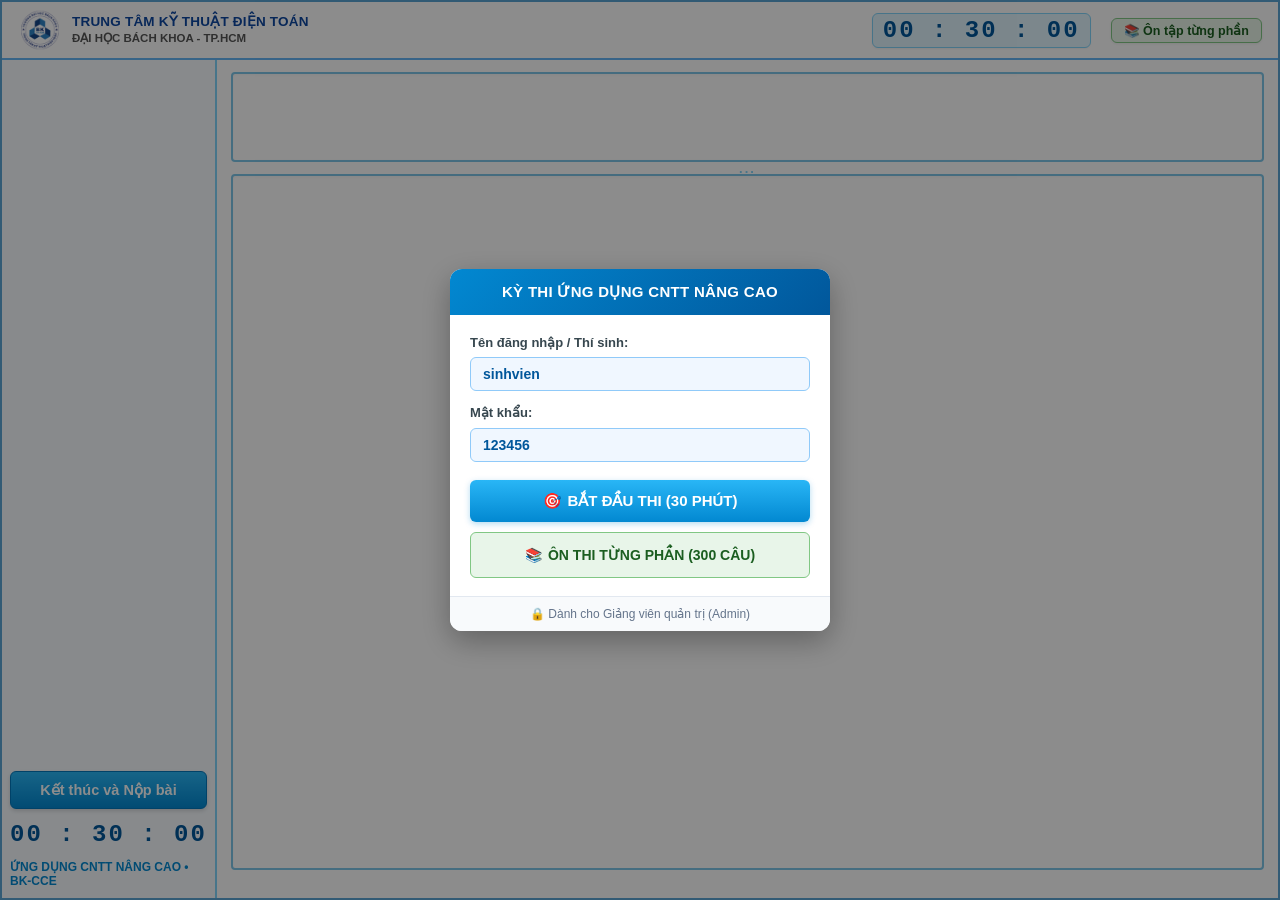
<file: index.html>
<!DOCTYPE html>
<html lang="vi">
<head>
  <meta charset="UTF-8">
  <meta name="viewport" content="width=device-width, initial-scale=1.0">
  <title>Thi Trắc Nghiệm CNTT Nâng Cao - TT Kỹ Thuật Điện Toán Bách Khoa</title>
  <link rel="icon" type="image/png" href="assets/logo-bk.png">
  <link rel="stylesheet" href="css/style.css">
</head>
<body>

  <!-- Container toàn bộ ứng dụng -->
  <div id="app-container">
    
    <!-- HEADER TRÊN CÙNG: LOGO BÁCH KHOA, THỜI GIAN, ĐẶT CỜ, ÔN TẬP -->
    <header class="header-container compact-header">
      <div class="header-left">
        <img src="assets/logo-bk.png" alt="Logo Bách Khoa" class="logo-bk">
        <div class="header-school-info">
          <div class="center-title">TRUNG TÂM KỸ THUẬT ĐIỆN TOÁN</div>
          <div class="school-title">ĐẠI HỌC BÁCH KHOA - TP.HCM</div>
        </div>
      </div>

      <div class="header-right">
        <!-- 1. Thời gian đếm ngược -->
        <div id="header-timer" class="timer-display header-timer-badge" title="Thời gian làm bài còn lại">00 : 30 : 00</div>
        
        <!-- 2. Cụm Câu hỏi & Nút Đặt cờ -->
        <div id="header-controls-container" class="header-flag-box">
          <!-- Render động bằng JS: [Câu X] [🚩 Đặt cờ] -->
        </div>

        <!-- 3. Nút Chuyển sang Ôn Tập -->
        <a href="practice.html" class="btn-goto-practice" title="Vào chế độ Ôn tập 300 câu hỏi">📚 Ôn tập từng phần</a>
      </div>
    </header>

    <!-- WORKSPACE CHÍNH -->
    <main class="main-workspace">
      
      <!-- CỘT TRÁI: 30 CÂU HỎI & ĐỒNG HỒ ĐẾM NGƯỢC -->
      <aside class="left-sidebar">
        <div class="mobile-sidebar-heading">📋 Bảng 30 câu hỏi (Chạm để chọn câu):</div>
        <!-- Lưới 30 câu hỏi: 5 cột x 6 hàng -->
        <div id="questions-grid" class="questions-grid">
          <!-- 30 ô câu hỏi sẽ được sinh động bằng JS -->
        </div>

        <!-- Cụm nút nộp bài, đồng hồ đếm ngược và phiên bản -->
        <div class="left-sidebar-footer">
          <button id="btn-submit-exam" class="btn-submit-exam">Kết thúc và Nộp bài</button>
          <button id="btn-exit-app" class="btn-exit-app" style="display: none;">Thoát chương trình</button>
          <div id="timer-text" class="timer-display">00 : 30 : 00</div>
          <div class="app-version">ỨNG DỤNG CNTT NÂNG CAO • BK-CCE</div>
        </div>
      </aside>

      <!-- CỘT PHẢI: KHU VỰC CÂU HỎI VÀ ĐÁP ÁN -->
      <section class="right-workspace">
        <!-- Khung hiển thị câu hỏi (Trên) -->
        <div id="question-box" class="question-box">
          <!-- Nội dung câu hỏi và hình ảnh minh họa -->
        </div>

        <!-- Thanh phân cách 3 chấm nhỏ -->
        <div class="section-divider-dots">...</div>

        <!-- Khung hiển thị các đáp án (Dưới) -->
        <div id="options-box" class="options-box">
          <!-- 4 lựa chọn A, B, C, D -->
        </div>

        <!-- Thanh điều hướng câu trước / câu tiếp theo -->
        <div id="bottom-nav-bar" class="bottom-nav-bar">
          <!-- Render động bằng JS -->
        </div>
      </section>

    </main>

  </div>

  <!-- Nạp dữ liệu 300 câu hỏi CNTT Nâng Cao chính thức từ 6 Google Forms -->
  <script src="js/questions.js"></script>
  <!-- Nạp mã nguồn logic chính dành cho sinh viên làm bài -->
  <script src="js/app.js"></script>
</body>
</html>
</file>
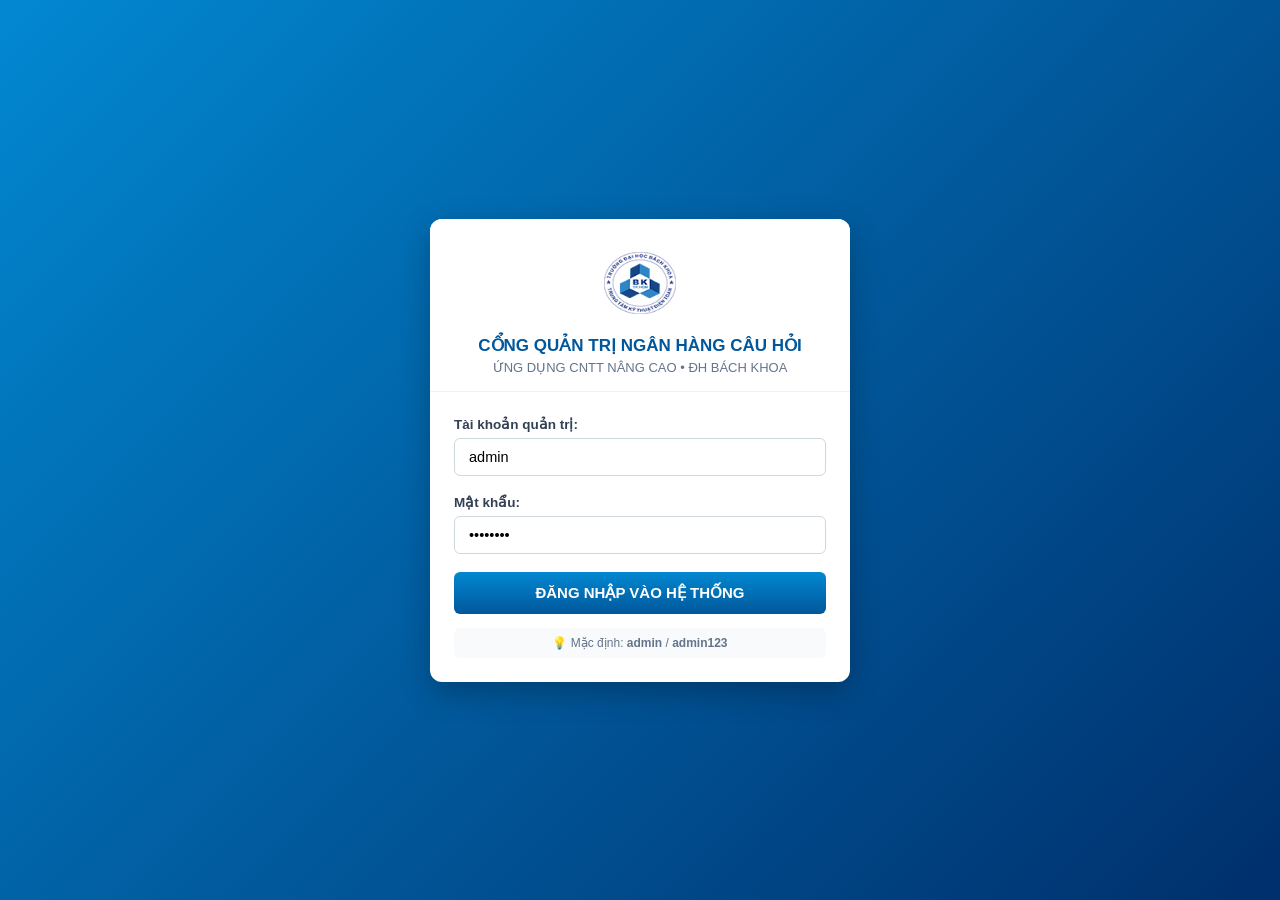
<file: admin.html>
<!DOCTYPE html>
<html lang="vi">
<head>
  <meta charset="UTF-8">
  <meta name="viewport" content="width=device-width, initial-scale=1.0">
  <title>Quản Trị Ngân Hàng Câu Hỏi CNTT Nâng Cao - TT Kỹ Thuật Điện Toán Bách Khoa</title>
  <link rel="icon" type="image/png" href="assets/logo-bk.png">
  <style>
    :root {
      --primary: #0288d1;
      --primary-dark: #01579b;
      --success: #2e7d32;
      --danger: #d32f2f;
      --warning: #ed6c02;
      --bg: #f4f6f9;
      --card-bg: #ffffff;
      --text: #212529;
      --border: #cfd8dc;
    }
    * { box-sizing: border-box; margin: 0; padding: 0; }
    body {
      font-family: -apple-system, BlinkMacSystemFont, "Segoe UI", Roboto, Arial, sans-serif;
      background-color: var(--bg);
      color: var(--text);
      min-height: 100vh;
      display: flex;
      flex-direction: column;
    }

    /* ================= LOGIN VIEW ================= */
    #login-view {
      display: flex;
      align-items: center;
      justify-content: center;
      min-height: 100vh;
      padding: 20px;
      background: linear-gradient(135deg, #0288d1 0%, #002f6c 100%);
    }
    .login-card {
      background: #ffffff;
      width: 100%;
      max-width: 420px;
      border-radius: 12px;
      box-shadow: 0 10px 30px rgba(0,0,0,0.25);
      overflow: hidden;
    }
    .login-header {
      background: #ffffff;
      padding: 28px 24px 16px 24px;
      text-align: center;
      border-bottom: 1px solid #edf2f7;
    }
    .login-logo {
      width: 72px;
      height: 72px;
      margin-bottom: 12px;
    }
    .login-title {
      font-size: 17px;
      font-weight: 800;
      color: var(--primary-dark);
      text-transform: uppercase;
    }
    .login-subtitle {
      font-size: 13px;
      color: #64748b;
      margin-top: 4px;
    }
    .login-body {
      padding: 24px;
    }
    .form-group {
      margin-bottom: 18px;
    }
    .form-label {
      display: block;
      font-size: 13.5px;
      font-weight: 600;
      color: #334155;
      margin-bottom: 6px;
    }
    .form-input {
      width: 100%;
      padding: 10px 14px;
      border: 1px solid var(--border);
      border-radius: 6px;
      font-size: 14.5px;
      outline: none;
      transition: border-color 0.2s;
    }
    .form-input:focus {
      border-color: var(--primary);
      box-shadow: 0 0 0 3px rgba(2, 136, 209, 0.15);
    }
    .btn-login {
      width: 100%;
      padding: 12px;
      background: linear-gradient(180deg, #0288d1, #01579b);
      color: #ffffff;
      border: none;
      border-radius: 6px;
      font-size: 15px;
      font-weight: 700;
      cursor: pointer;
      transition: opacity 0.2s;
    }
    .btn-login:hover {
      opacity: 0.92;
    }
    .login-tip {
      font-size: 12px;
      color: #64748b;
      margin-top: 14px;
      text-align: center;
      background: #f8fafc;
      padding: 8px;
      border-radius: 6px;
    }

    /* ================= ADMIN DASHBOARD ================= */
    #admin-dashboard {
      display: none;
      flex-direction: column;
      min-height: 100vh;
    }
    .admin-navbar {
      background: #ffffff;
      border-bottom: 2px solid #0288d1;
      padding: 10px 24px;
      display: flex;
      justify-content: space-between;
      align-items: center;
      box-shadow: 0 2px 4px rgba(0,0,0,0.05);
    }
    .admin-nav-left {
      display: flex;
      align-items: center;
      gap: 12px;
    }
    .nav-logo {
      width: 40px;
      height: 40px;
    }
    .nav-brand-title {
      font-weight: 800;
      color: var(--primary-dark);
      font-size: 15px;
    }
    .nav-brand-sub {
      font-size: 12px;
      color: #64748b;
    }
    .admin-nav-right {
      display: flex;
      align-items: center;
      gap: 12px;
    }
    .btn-nav-action {
      padding: 8px 14px;
      font-size: 13.5px;
      font-weight: 600;
      border-radius: 6px;
      cursor: pointer;
      border: 1px solid transparent;
      text-decoration: none;
      display: inline-flex;
      align-items: center;
      gap: 6px;
    }
    .btn-portal {
      background: #e0f2fe;
      color: var(--primary-dark);
      border-color: #bae6fd;
    }
    .btn-logout {
      background: #fee2e2;
      color: #991b1b;
      border-color: #fecaca;
    }

    .admin-container {
      max-width: 1300px;
      margin: 20px auto;
      padding: 0 20px;
      flex: 1;
      width: 100%;
    }

    .stats-row {
      display: grid;
      grid-template-columns: repeat(auto-fit, minmax(220px, 1fr));
      gap: 16px;
      margin-bottom: 20px;
    }
    .stat-card {
      background: #ffffff;
      padding: 16px;
      border-radius: 8px;
      border: 1px solid var(--border);
      box-shadow: 0 1px 3px rgba(0,0,0,0.04);
    }
    .stat-title {
      font-size: 13px;
      color: #64748b;
      font-weight: 600;
    }
    .stat-value {
      font-size: 26px;
      font-weight: 800;
      color: var(--primary-dark);
      margin-top: 4px;
    }

    .toolbar-card {
      background: #ffffff;
      border-radius: 8px;
      padding: 16px 20px;
      margin-bottom: 20px;
      border: 1px solid var(--border);
      display: flex;
      justify-content: space-between;
      align-items: center;
      flex-wrap: wrap;
      gap: 16px;
    }
    .toolbar-left {
      display: flex;
      align-items: center;
      gap: 12px;
      flex-wrap: wrap;
      flex: 1;
    }
    .search-box {
      min-width: 260px;
      padding: 8px 12px;
      border: 1px solid var(--border);
      border-radius: 6px;
      font-size: 14px;
      outline: none;
    }
    .filter-select {
      padding: 8px 12px;
      border: 1px solid var(--border);
      border-radius: 6px;
      font-size: 14px;
      outline: none;
      background: #ffffff;
    }
    .toolbar-right {
      display: flex;
      gap: 10px;
      flex-wrap: wrap;
    }

    .btn-tool {
      padding: 8px 14px;
      font-size: 13.5px;
      font-weight: 600;
      border-radius: 6px;
      border: none;
      cursor: pointer;
      display: inline-flex;
      align-items: center;
      gap: 6px;
    }
    .btn-tool-add { background: var(--primary); color: #ffffff; }
    .btn-tool-export { background: #059669; color: #ffffff; }
    .btn-tool-import { background: #475569; color: #ffffff; }
    .btn-tool-reset { background: #e11d48; color: #ffffff; }

    /* Bảng danh sách câu hỏi */
    .table-card {
      background: #ffffff;
      border-radius: 8px;
      border: 1px solid var(--border);
      overflow: hidden;
      box-shadow: 0 1px 3px rgba(0,0,0,0.04);
    }
    .questions-table {
      width: 100%;
      border-collapse: collapse;
      font-size: 14px;
    }
    .questions-table th {
      background: #f8fafc;
      color: #334155;
      font-weight: 700;
      text-align: left;
      padding: 12px 14px;
      border-bottom: 2px solid #e2e8f0;
    }
    .questions-table td {
      padding: 12px 14px;
      border-bottom: 1px solid #f1f5f9;
      vertical-align: top;
    }
    .questions-table tr:hover {
      background: #f8fafc;
    }
    .q-badge {
      display: inline-block;
      padding: 3px 8px;
      border-radius: 4px;
      font-size: 12px;
      font-weight: 600;
      background: #e0f2fe;
      color: #0369a1;
      white-space: nowrap;
    }
    .img-indicator {
      display: inline-block;
      color: #059669;
      font-size: 12px;
      margin-left: 6px;
      font-weight: bold;
    }
    .opt-list {
      margin-top: 6px;
      font-size: 13px;
      color: #475569;
    }
    .opt-list div {
      margin-bottom: 2px;
    }
    .opt-correct {
      color: #15803d;
      font-weight: 700;
    }
    .btn-action-edit {
      padding: 4px 10px;
      background: #0288d1;
      color: #ffffff;
      border: none;
      border-radius: 4px;
      cursor: pointer;
      font-size: 12.5px;
      margin-right: 4px;
    }
    .btn-action-del {
      padding: 4px 10px;
      background: #ef4444;
      color: #ffffff;
      border: none;
      border-radius: 4px;
      cursor: pointer;
      font-size: 12.5px;
    }

    /* Modal Form Edit / Add */
    .modal-overlay {
      position: fixed;
      top: 0; left: 0; right: 0; bottom: 0;
      background: rgba(0, 0, 0, 0.5);
      display: flex;
      align-items: center;
      justify-content: center;
      z-index: 1000;
      padding: 20px;
    }
    .modal-content-card {
      background: #ffffff;
      width: 100%;
      max-width: 680px;
      max-height: 90vh;
      overflow-y: auto;
      border-radius: 10px;
      box-shadow: 0 10px 25px rgba(0,0,0,0.2);
    }
    .modal-header {
      padding: 16px 20px;
      border-bottom: 1px solid #e2e8f0;
      display: flex;
      justify-content: space-between;
      align-items: center;
      background: #f8fafc;
    }
    .modal-header h3 { font-size: 17px; color: var(--primary-dark); }
    .btn-modal-close {
      background: none; border: none; font-size: 20px; cursor: pointer; color: #64748b;
    }
    .modal-body { padding: 20px; }
    .modal-footer {
      padding: 14px 20px;
      background: #f8fafc;
      border-top: 1px solid #e2e8f0;
      display: flex;
      justify-content: flex-end;
      gap: 10px;
    }
  </style>
</head>
<body>

  <!-- ================= 1. MÀN HÌNH ĐĂNG NHẬP GIẢNG VIÊN ================= -->
  <div id="login-view">
    <div class="login-card">
      <div class="login-header">
        <img src="assets/logo-bk.png" alt="Logo BK" class="login-logo">
        <h2 class="login-title">CỔNG QUẢN TRỊ NGÂN HÀNG CÂU HỎI</h2>
        <div class="login-subtitle">ỨNG DỤNG CNTT NÂNG CAO • ĐH BÁCH KHOA</div>
      </div>
      <div class="login-body">
        <div class="form-group">
          <label class="form-label">Tài khoản quản trị:</label>
          <input type="text" id="admin-user" class="form-input" placeholder="admin" value="admin">
        </div>
        <div class="form-group">
          <label class="form-label">Mật khẩu:</label>
          <input type="password" id="admin-pass" class="form-input" placeholder="Mật khẩu" value="admin123">
        </div>
        <button id="btn-do-login" class="btn-login">ĐĂNG NHẬP VÀO HỆ THỐNG</button>
        <div class="login-tip">
          💡 Mặc định: <strong>admin</strong> / <strong>admin123</strong>
        </div>
      </div>
    </div>
  </div>

  <!-- ================= 2. MÀN HÌNH QUẢN TRỊ CHÍNH ================= -->
  <div id="admin-dashboard">
    <nav class="admin-navbar">
      <div class="admin-nav-left">
        <img src="assets/logo-bk.png" alt="Logo BK" class="nav-logo">
        <div>
          <div class="nav-brand-title">TRUNG TÂM KỸ THUẬT ĐIỆN TOÁN BÁCH KHOA</div>
          <div class="nav-brand-sub">Quản trị ngân hàng 300 câu hỏi CNTT Nâng Cao</div>
        </div>
      </div>
      <div class="admin-nav-right">
        <a href="index.html" class="btn-nav-action btn-portal" target="_blank">⏱️ Phòng Thi Thử</a>
        <a href="practice.html" class="btn-nav-action btn-portal" target="_blank">📚 Phòng Ôn Tập</a>
        <button id="btn-admin-logout" class="btn-nav-action btn-logout">Đăng xuất</button>
      </div>
    </nav>

    <div class="admin-container">
      
      <!-- HÀNG THỐNG KÊ -->
      <div class="stats-row">
        <div class="stat-card">
          <div class="stat-title">TỔNG SỐ CÂU HỎI</div>
          <div id="stat-total-q" class="stat-value">300</div>
        </div>
        <div class="stat-card">
          <div class="stat-title">PHẦN 1: WORD NÂNG CAO</div>
          <div id="stat-p1-q" class="stat-value">100</div>
        </div>
        <div class="stat-card">
          <div class="stat-title">PHẦN 2: EXCEL NÂNG CAO</div>
          <div id="stat-p2-q" class="stat-value">100</div>
        </div>
        <div class="stat-card">
          <div class="stat-title">PHẦN 3: POWERPOINT NÂNG CAO</div>
          <div id="stat-p3-q" class="stat-value">100</div>
        </div>
      </div>

      <!-- THANH CÔNG CỤ TÌM KIẾM & THAO TÁC -->
      <div class="toolbar-card">
        <div class="toolbar-left">
          <input type="text" id="filter-keyword" class="search-box" placeholder="🔍 Tìm kiếm nội dung câu hỏi...">
          <select id="filter-module" class="filter-select">
            <option value="all">Tất cả chuyên đề (300 câu)</option>
            <option value="1">Chuyên đề 1: Word NC (1 - 50)</option>
            <option value="2">Chuyên đề 2: Word NC (51 - 100)</option>
            <option value="3">Chuyên đề 3: Excel NC (1 - 50)</option>
            <option value="4">Chuyên đề 4: Excel NC (51 - 100)</option>
            <option value="5">Chuyên đề 5: PowerPoint NC (1 - 50)</option>
            <option value="6">Chuyên đề 6: PowerPoint NC (51 - 100)</option>
          </select>
        </div>
        <div class="toolbar-right">
          <button id="btn-add-q" class="btn-tool btn-tool-add">➕ Thêm câu hỏi mới</button>
          <button id="btn-export-json" class="btn-tool btn-tool-export">📥 Xuất File JSON</button>
          <button id="btn-import-json" class="btn-tool btn-tool-import">📤 Nhập File JSON</button>
          <input type="file" id="import-file-input" accept=".json" style="display: none;">
          <button id="btn-reset-default" class="btn-tool btn-tool-reset">🔄 Khôi phục 300 câu gốc</button>
        </div>
      </div>

      <!-- BẢNG DANH SÁCH CÂU HỎI -->
      <div class="table-card">
        <table class="questions-table">
          <thead>
            <tr>
              <th style="width: 60px;">ID</th>
              <th style="width: 170px;">Chuyên đề</th>
              <th>Nội dung câu hỏi & 4 Đáp án A, B, C, D</th>
              <th style="width: 130px; text-align: center;">Thao tác</th>
            </tr>
          </thead>
          <tbody id="questions-table-body">
            <!-- Render động bằng JS -->
          </tbody>
        </table>
      </div>

    </div>
  </div>

  <!-- ================= 3. MODAL THÊM / SỬA CÂU HỎI ================= -->
  <div id="modal-edit-question" class="modal-overlay" style="display: none;">
    <div class="modal-content-card">
      <div class="modal-header">
        <h3 id="modal-title">Chỉnh sửa câu hỏi</h3>
        <button id="btn-close-edit-modal" class="btn-modal-close">&times;</button>
      </div>
      <div class="modal-body">
        <input type="hidden" id="edit-q-id">
        
        <div class="form-group">
          <label class="form-label">Chuyên đề (Module):</label>
          <select id="edit-q-module" class="form-input">
            <option value="1">Module 1: Word Nâng Cao (Câu 1 - 50)</option>
            <option value="2">Module 2: Word Nâng Cao (Câu 51 - 100)</option>
            <option value="3">Module 3: Excel Nâng Cao (Câu 1 - 50)</option>
            <option value="4">Module 4: Excel Nâng Cao (Câu 51 - 100)</option>
            <option value="5">Module 5: PowerPoint Nâng Cao (Câu 1 - 50)</option>
            <option value="6">Module 6: PowerPoint Nâng Cao (Câu 51 - 100)</option>
          </select>
        </div>

        <div class="form-group">
          <label class="form-label">Nội dung câu hỏi:</label>
          <textarea id="edit-q-text" class="form-input" rows="3" placeholder="Nhập nội dung câu hỏi..."></textarea>
        </div>

        <div class="form-group">
          <label class="form-label">Đường dẫn hình ảnh minh họa (nếu có):</label>
          <input type="text" id="edit-q-image" class="form-input" placeholder="assets/images/m3_q2.jpg">
        </div>

        <div class="form-group">
          <label class="form-label">Phương án A:</label>
          <input type="text" id="edit-opt-0" class="form-input">
        </div>
        <div class="form-group">
          <label class="form-label">Phương án B:</label>
          <input type="text" id="edit-opt-1" class="form-input">
        </div>
        <div class="form-group">
          <label class="form-label">Phương án C:</label>
          <input type="text" id="edit-opt-2" class="form-input">
        </div>
        <div class="form-group">
          <label class="form-label">Phương án D:</label>
          <input type="text" id="edit-opt-3" class="form-input">
        </div>

        <div class="form-group">
          <label class="form-label">Đáp án chính xác:</label>
          <select id="edit-q-answer" class="form-input" style="font-weight: bold; color: #15803d;">
            <option value="0">Phương án A</option>
            <option value="1">Phương án B</option>
            <option value="2">Phương án C</option>
            <option value="3">Phương án D</option>
          </select>
        </div>

        <div class="form-group">
          <label class="form-label">Lời giải thích chi tiết:</label>
          <textarea id="edit-q-exp" class="form-input" rows="2" placeholder="Giải thích vì sao chọn đáp án này..."></textarea>
        </div>

      </div>
      <div class="modal-footer">
        <button id="btn-cancel-edit" class="btn-tool" style="background: #e2e8f0; color: #334155;">Hủy bỏ</button>
        <button id="btn-save-edit" class="btn-tool btn-tool-add">Lưu thay đổi</button>
      </div>
    </div>
  </div>

  <!-- Nạp dữ liệu 300 câu hỏi CNTT Nâng Cao gốc -->
  <script src="js/questions.js"></script>

  <!-- Script logic Quản trị -->
  <script>
    (function () {
      'use strict';
      const STORAGE_KEY_CUSTOM_BANK = 'BK_NANGCAO_CUSTOM_QUESTION_BANK';
      const ADMIN_SESSION_KEY = 'BK_NANGCAO_ADMIN_LOGGED_IN';

      let questionBank = [];

      function loadBank() {
        try {
          const custom = localStorage.getItem(STORAGE_KEY_CUSTOM_BANK);
          if (custom) {
            const parsed = JSON.parse(custom);
            if (Array.isArray(parsed) && parsed.length > 0) {
              questionBank = parsed;
              return;
            }
          }
        } catch (e) {
          console.warn('Lỗi đọc ngân hàng câu hỏi:', e);
        }
        questionBank = JSON.parse(JSON.stringify(window.DEFAULT_QUESTION_BANK || []));
      }

      function saveBank() {
        try {
          localStorage.setItem(STORAGE_KEY_CUSTOM_BANK, JSON.stringify(questionBank));
        } catch (e) {
          alert('Lỗi lưu ngân hàng câu hỏi vào LocalStorage: ' + e);
        }
      }

      // Đăng nhập
      document.getElementById('btn-do-login').onclick = () => {
        const u = document.getElementById('admin-user').value.trim();
        const p = document.getElementById('admin-pass').value.trim();
        if ((u === 'admin' || u === 'adin') && p === 'admin123') {
          sessionStorage.setItem(ADMIN_SESSION_KEY, 'true');
          checkAuth();
        } else {
          alert('Sai tên đăng nhập hoặc mật khẩu quản trị!');
        }
      };

      document.getElementById('btn-admin-logout').onclick = () => {
        sessionStorage.removeItem(ADMIN_SESSION_KEY);
        checkAuth();
      };

      function checkAuth() {
        const isLogged = (sessionStorage.getItem(ADMIN_SESSION_KEY) === 'true');
        if (isLogged) {
          document.getElementById('login-view').style.display = 'none';
          document.getElementById('admin-dashboard').style.display = 'flex';
          loadBank();
          renderDashboard();
        } else {
          document.getElementById('login-view').style.display = 'flex';
          document.getElementById('admin-dashboard').style.display = 'none';
        }
      }

      function updateStats() {
        document.getElementById('stat-total-q').textContent = questionBank.length;
        const p1 = questionBank.filter(q => q.part === 1 || q.module === 1 || q.module === 2).length;
        const p2 = questionBank.filter(q => q.part === 2 || q.module === 3 || q.module === 4).length;
        const p3 = questionBank.filter(q => q.part === 3 || q.module === 5 || q.module === 6).length;
        document.getElementById('stat-p1-q').textContent = p1;
        document.getElementById('stat-p2-q').textContent = p2;
        document.getElementById('stat-p3-q').textContent = p3;
      }

      function renderDashboard() {
        updateStats();
        const kw = document.getElementById('filter-keyword').value.trim().toLowerCase();
        const mod = document.getElementById('filter-module').value;

        const tbody = document.getElementById('questions-table-body');
        tbody.innerHTML = '';

        const filtered = questionBank.filter(q => {
          const matchKw = (!kw || q.question.toLowerCase().includes(kw) || (q.options || []).some(o => o.toLowerCase().includes(kw)));
          const matchMod = (mod === 'all' || Number(q.module) === Number(mod));
          return matchKw && matchMod;
        });

        const letters = ['A', 'B', 'C', 'D'];

        filtered.forEach(q => {
          const tr = document.createElement('tr');
          const imgBadge = q.imageUrl ? `<span class="img-indicator">🖼️ Có ảnh</span>` : '';

          let optsHtml = '<div class="opt-list">';
          (q.options || []).forEach((opt, idx) => {
            const isCorrect = (idx === q.answer);
            optsHtml += `<div class="${isCorrect ? 'opt-correct' : ''}"><strong>${letters[idx]}.</strong> ${escapeHtml(opt)} ${isCorrect ? '✔' : ''}</div>`;
          });
          optsHtml += '</div>';

          tr.innerHTML = `
            <td><strong>#${q.id}</strong></td>
            <td>
              <span class="q-badge">M${q.module} • ${q.moduleName || ''}</span>
              ${imgBadge}
            </td>
            <td>
              <div style="font-weight: 600; color: #0f172a; margin-bottom: 4px;">${escapeHtml(q.question)}</div>
              ${optsHtml}
              ${q.explanation ? `<div style="font-size: 12px; color: #0369a1; margin-top: 4px;">💡 ${escapeHtml(q.explanation)}</div>` : ''}
            </td>
            <td style="text-align: center;">
              <button class="btn-action-edit" data-id="${q.id}">Sửa</button>
              <button class="btn-action-del" data-id="${q.id}">Xóa</button>
            </td>
          `;

          tbody.appendChild(tr);
        });

        // Gắn sự kiện nút Sửa / Xóa
        document.querySelectorAll('.btn-action-edit').forEach(b => {
          b.onclick = () => openEditModal(parseInt(b.getAttribute('data-id'), 10));
        });
        document.querySelectorAll('.btn-action-del').forEach(b => {
          b.onclick = () => deleteQuestion(parseInt(b.getAttribute('data-id'), 10));
        });
      }

      function openEditModal(qId) {
        const q = questionBank.find(item => item.id === qId);
        if (!q) return;

        document.getElementById('modal-title').textContent = `Chỉnh sửa câu hỏi #${q.id}`;
        document.getElementById('edit-q-id').value = q.id;
        document.getElementById('edit-q-module').value = q.module || 1;
        document.getElementById('edit-q-text').value = q.question || '';
        document.getElementById('edit-q-image').value = q.imageUrl || '';
        document.getElementById('edit-opt-0').value = (q.options && q.options[0]) || '';
        document.getElementById('edit-opt-1').value = (q.options && q.options[1]) || '';
        document.getElementById('edit-opt-2').value = (q.options && q.options[2]) || '';
        document.getElementById('edit-opt-3').value = (q.options && q.options[3]) || '';
        document.getElementById('edit-q-answer').value = q.answer !== undefined ? q.answer : 0;
        document.getElementById('edit-q-exp').value = q.explanation || '';

        document.getElementById('modal-edit-question').style.display = 'flex';
      }

      function openAddModal() {
        document.getElementById('modal-title').textContent = 'Thêm câu hỏi mới';
        document.getElementById('edit-q-id').value = '';
        document.getElementById('edit-q-module').value = '1';
        document.getElementById('edit-q-text').value = '';
        document.getElementById('edit-q-image').value = '';
        document.getElementById('edit-opt-0').value = '';
        document.getElementById('edit-opt-1').value = '';
        document.getElementById('edit-opt-2').value = '';
        document.getElementById('edit-opt-3').value = '';
        document.getElementById('edit-q-answer').value = '0';
        document.getElementById('edit-q-exp').value = '';

        document.getElementById('modal-edit-question').style.display = 'flex';
      }

      document.getElementById('btn-add-q').onclick = openAddModal;

      document.getElementById('btn-save-edit').onclick = () => {
        const qIdStr = document.getElementById('edit-q-id').value;
        const qText = document.getElementById('edit-q-text').value.trim();
        if (!qText) {
          alert('Vui lòng nhập nội dung câu hỏi!');
          return;
        }

        const modId = parseInt(document.getElementById('edit-q-module').value, 10);
        const img = document.getElementById('edit-q-image').value.trim() || null;
        const opts = [
          document.getElementById('edit-opt-0').value.trim(),
          document.getElementById('edit-opt-1').value.trim(),
          document.getElementById('edit-opt-2').value.trim(),
          document.getElementById('edit-opt-3').value.trim()
        ];
        const ans = parseInt(document.getElementById('edit-q-answer').value, 10);
        const exp = document.getElementById('edit-q-exp').value.trim();

        const partId = (modId <= 2) ? 1 : (modId <= 4 ? 2 : 3);
        const modTitles = {
          1: 'Word Nâng Cao (Câu 1 - 50)',
          2: 'Word Nâng Cao (Câu 51 - 100)',
          3: 'Excel Nâng Cao (Câu 1 - 50)',
          4: 'Excel Nâng Cao (Câu 51 - 100)',
          5: 'PowerPoint Nâng Cao (Câu 1 - 50)',
          6: 'PowerPoint Nâng Cao (Câu 51 - 100)'
        };

        if (qIdStr) {
          // Cập nhật
          const qId = parseInt(qIdStr, 10);
          const target = questionBank.find(item => item.id === qId);
          if (target) {
            target.module = modId;
            target.part = partId;
            target.moduleName = `Module ${modId}: ${modTitles[modId]}`;
            target.question = qText;
            target.imageUrl = img;
            target.options = opts;
            target.answer = ans;
            target.explanation = exp;
          }
        } else {
          // Thêm mới
          const newId = questionBank.length > 0 ? Math.max(...questionBank.map(item => item.id)) + 1 : 1;
          questionBank.push({
            id: newId,
            module: modId,
            part: partId,
            moduleName: `Module ${modId}: ${modTitles[modId]}`,
            question: qText,
            imageUrl: img,
            options: opts,
            answer: ans,
            explanation: exp
          });
        }

        saveBank();
        document.getElementById('modal-edit-question').style.display = 'none';
        renderDashboard();
      };

      document.getElementById('btn-close-edit-modal').onclick = () => {
        document.getElementById('modal-edit-question').style.display = 'none';
      };
      document.getElementById('btn-cancel-edit').onclick = () => {
        document.getElementById('modal-edit-question').style.display = 'none';
      };

      function deleteQuestion(qId) {
        if (confirm(`Bạn có chắc muốn xóa câu hỏi #${qId}?`)) {
          questionBank = questionBank.filter(item => item.id !== qId);
          saveBank();
          renderDashboard();
        }
      }

      // Xuất JSON
      document.getElementById('btn-export-json').onclick = () => {
        const dataStr = "data:text/json;charset=utf-8," + encodeURIComponent(JSON.stringify(questionBank, null, 2));
        const a = document.createElement('a');
        a.href = dataStr;
        a.download = `NganHangCauHoi_CNTT_NangCao_${Date.now()}.json`;
        a.click();
      };

      // Nhập JSON
      document.getElementById('btn-import-json').onclick = () => {
        document.getElementById('import-file-input').click();
      };
      document.getElementById('import-file-input').onchange = (e) => {
        const file = e.target.files[0];
        if (!file) return;
        const reader = new FileReader();
        reader.onload = (evt) => {
          try {
            const imported = JSON.parse(evt.target.result);
            if (Array.isArray(imported) && imported.length > 0) {
              if (confirm(`Xác nhận nạp ${imported.length} câu hỏi mới thay thế ngân hàng hiện tại?`)) {
                questionBank = imported;
                saveBank();
                renderDashboard();
                alert('Đã cập nhật ngân hàng câu hỏi thành công!');
              }
            } else {
              alert('File JSON không đúng cấu trúc danh sách câu hỏi!');
            }
          } catch (err) {
            alert('Lỗi đọc file JSON: ' + err);
          }
        };
        reader.readAsText(file);
      };

      // Khôi phục mặc định
      document.getElementById('btn-reset-default').onclick = () => {
        if (confirm('Khôi phục toàn bộ 300 câu hỏi chính thức về trạng thái ban đầu?')) {
          localStorage.removeItem(STORAGE_KEY_CUSTOM_BANK);
          loadBank();
          renderDashboard();
          alert('Đã khôi phục 300 câu hỏi chuẩn ban đầu!');
        }
      };

      document.getElementById('filter-keyword').oninput = renderDashboard;
      document.getElementById('filter-module').onchange = renderDashboard;

      function escapeHtml(str) {
        if (!str) return '';
        return str
          .replace(/&/g, '&amp;')
          .replace(/</g, '&lt;')
          .replace(/>/g, '&gt;')
          .replace(/"/g, '&quot;')
          .replace(/'/g, '&#039;');
      }

      checkAuth();
    })();
  </script>
</body>
</html>
</file>
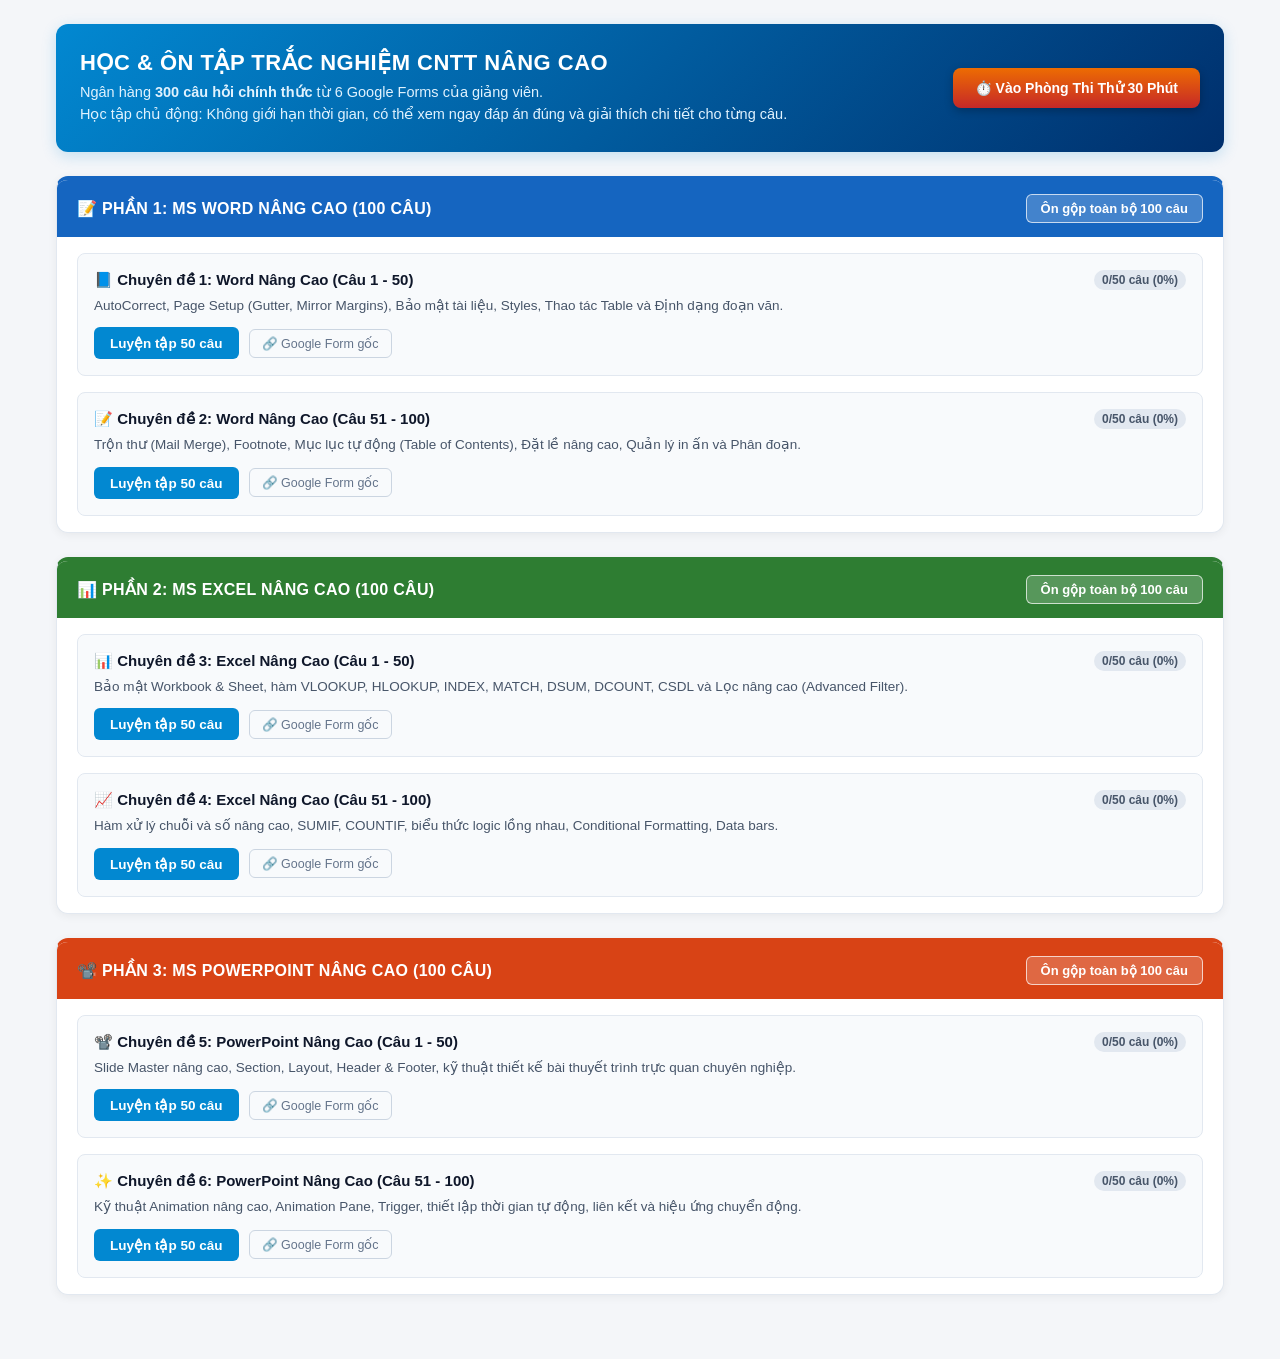
<file: practice.html>
<!DOCTYPE html>
<html lang="vi">
<head>
  <meta charset="UTF-8">
  <meta name="viewport" content="width=device-width, initial-scale=1.0">
  <title>Ôn Tập Trắc Nghiệm CNTT Nâng Cao - TT Kỹ Thuật Điện Toán Bách Khoa</title>
  <link rel="icon" type="image/png" href="assets/logo-bk.png">
  <link rel="stylesheet" href="css/style.css">
  <style>
    /* ================= KIỂU DÁNG CHUYÊN BIỆT CHO TRANG ÔN TẬP ================= */
    html, body {
      height: auto !important;
      min-height: 100vh !important;
      overflow-y: auto !important;
      overflow-x: hidden !important;
      background-color: #f4f6f9;
    }

    .overview-wrapper {
      background-color: #f4f6f9;
      min-height: 100vh;
      display: flex;
      flex-direction: column;
      width: 100%;
    }

    .overview-container {
      max-width: 1200px;
      margin: 0 auto;
      padding: 24px 16px 40px 16px;
      width: 100%;
      flex: 1;
    }

    .overview-hero {
      background: linear-gradient(135deg, #0288d1 0%, #002f6c 100%);
      color: #ffffff;
      padding: 26px 24px;
      border-radius: 12px;
      margin-bottom: 24px;
      box-shadow: 0 4px 15px rgba(2, 136, 209, 0.2);
      display: flex;
      justify-content: space-between;
      align-items: center;
      flex-wrap: wrap;
      gap: 16px;
    }

    .overview-hero-text h2 {
      font-size: 22px;
      font-weight: 800;
      margin-bottom: 6px;
      text-transform: uppercase;
      letter-spacing: 0.5px;
    }

    .overview-hero-text p {
      font-size: 14.5px;
      color: #e0f2fe;
      line-height: 1.5;
    }

    .btn-exam-portal {
      background: linear-gradient(180deg, #ed6c02, #c62828);
      color: #ffffff !important;
      text-decoration: none;
      padding: 12px 22px;
      border-radius: 8px;
      font-weight: 700;
      font-size: 14px;
      display: inline-flex;
      align-items: center;
      gap: 8px;
      box-shadow: 0 3px 8px rgba(0,0,0,0.25);
      transition: all 0.2s;
    }
    .btn-exam-portal:hover {
      filter: brightness(1.1);
      transform: translateY(-2px);
    }

    /* Các nhóm Phần */
    .part-group-card {
      background: #ffffff;
      border-radius: 12px;
      margin-bottom: 24px;
      box-shadow: 0 2px 10px rgba(0,0,0,0.06);
      overflow: hidden;
      border: 1px solid #e2e8f0;
    }

    .part-header {
      padding: 14px 20px;
      display: flex;
      justify-content: space-between;
      align-items: center;
      flex-wrap: wrap;
      gap: 12px;
    }

    .part-header-title {
      font-size: 16px;
      font-weight: 800;
      letter-spacing: 0.3px;
    }

    .btn-part-all {
      background: rgba(255, 255, 255, 0.2);
      color: #ffffff;
      border: 1.5px solid rgba(255, 255, 255, 0.7);
      padding: 6px 14px;
      border-radius: 6px;
      font-size: 13px;
      font-weight: 700;
      cursor: pointer;
      transition: all 0.2s;
    }
    .btn-part-all:hover {
      background: #ffffff;
      color: #0d47a1;
    }

    .part-body {
      padding: 16px 20px;
      display: flex;
      flex-direction: column;
      gap: 16px;
    }

    .sub-topic-row {
      background: #f8fafc;
      border: 1px solid #e2e8f0;
      border-radius: 8px;
      padding: 16px;
      transition: all 0.2s;
    }
    .sub-topic-row:hover {
      border-color: #90caf9;
      box-shadow: 0 2px 8px rgba(0,0,0,0.04);
      background: #ffffff;
    }

    .sub-topic-header {
      display: flex;
      justify-content: space-between;
      align-items: center;
      margin-bottom: 6px;
      flex-wrap: wrap;
      gap: 8px;
    }

    .sub-topic-title {
      font-size: 15px;
      font-weight: 700;
      color: #0f172a;
    }

    .sub-topic-badge {
      font-size: 12px;
      padding: 3px 8px;
      border-radius: 12px;
      background: #e2e8f0;
      color: #475569;
      font-weight: 600;
    }

    .sub-topic-desc {
      font-size: 13.5px;
      color: #475569;
      line-height: 1.45;
      margin-bottom: 12px;
    }

    .sub-topic-actions {
      display: flex;
      gap: 10px;
      align-items: center;
      flex-wrap: wrap;
    }

    .btn-start-topic {
      background: #0288d1;
      color: #ffffff;
      border: none;
      padding: 8px 16px;
      border-radius: 6px;
      font-size: 13.5px;
      font-weight: 600;
      cursor: pointer;
      transition: background 0.2s;
    }
    .btn-start-topic:hover {
      background: #0277bd;
    }

    .link-original-form {
      color: #64748b;
      font-size: 12.5px;
      text-decoration: none;
      padding: 6px 12px;
      border: 1px solid #cbd5e1;
      border-radius: 6px;
      transition: all 0.2s;
    }
    .link-original-form:hover {
      color: #0288d1;
      border-color: #0288d1;
      background: #f0f9ff;
    }

    /* Tùy chỉnh thanh điều khiển khi làm bài ôn tập */
    .practice-workspace-header {
      background: #ffffff;
      border-bottom: 2px solid #64b5f6;
      padding: 8px 16px;
      display: flex;
      justify-content: space-between;
      align-items: center;
      flex-wrap: wrap;
      gap: 12px;
    }

    .instant-toggle-label {
      display: inline-flex;
      align-items: center;
      gap: 6px;
      font-size: 13.5px;
      font-weight: 600;
      color: #0288d1;
      cursor: pointer;
      background: #e0f2fe;
      padding: 6px 12px;
      border-radius: 20px;
    }

    .btn-exit-to-overview {
      background: #f1f5f9;
      color: #334155;
      border: 1px solid #cbd5e1;
      padding: 6px 12px;
      border-radius: 6px;
      font-weight: 600;
      cursor: pointer;
      font-size: 13px;
    }
    .btn-exit-to-overview:hover {
      background: #e2e8f0;
    }
  </style>
</head>
<body>

  <!-- ================= MÀN HÌNH 1: TỔNG QUAN CHỌN CHUYÊN ĐỀ ÔN TẬP ================= -->
  <div id="practice-overview-screen" class="overview-wrapper">
    <div class="overview-container">
      
      <!-- HERO BANNER -->
      <div class="overview-hero">
        <div class="overview-hero-text">
          <h2>HỌC & ÔN TẬP TRẮC NGHIỆM CNTT NÂNG CAO</h2>
          <p>
            Ngân hàng <strong>300 câu hỏi chính thức</strong> từ 6 Google Forms của giảng viên.<br>
            Học tập chủ động: Không giới hạn thời gian, có thể xem ngay đáp án đúng và giải thích chi tiết cho từng câu.
          </p>
        </div>
        <div>
          <a href="index.html" class="btn-exam-portal">⏱️ Vào Phòng Thi Thử 30 Phút</a>
        </div>
      </div>

      <!-- DANH SÁCH 3 PHẦN & 6 CHUYÊN ĐỀ -->
      <div id="overview-topics-grid">
        <!-- Render động bằng JS -->
      </div>

    </div>
  </div>

  <!-- ================= MÀN HÌNH 2: KHÔNG GIAN LÀM BÀI ÔN TẬP ================= -->
  <div id="practice-workspace-screen" class="app-container" style="display: none; height: 100vh; flex-direction: column;">
    
    <!-- HEADER ÔN TẬP -->
    <header class="practice-workspace-header">
      <div style="display: flex; align-items: center; gap: 12px;">
        <button id="btn-back-overview" class="btn-exit-to-overview">⬅ Danh sách chủ đề</button>
        <div id="practice-header-title" style="font-weight: 800; color: #0d47a1; font-size: 15.5px;">Chuyên đề ôn tập</div>
      </div>

      <div style="display: flex; align-items: center; gap: 12px; flex-wrap: wrap;">
        <!-- Nút tăng giảm cỡ chữ -->
        <div class="font-controls" style="display: inline-flex; gap: 4px;">
          <button id="btn-prac-font-dec" title="Giảm cỡ chữ" style="padding: 2px 8px; border: 1px solid #90caf9; background: #fff; border-radius: 4px; font-weight: bold; cursor: pointer;">A-</button>
          <button id="btn-prac-font-inc" title="Tăng cỡ chữ" style="padding: 2px 8px; border: 1px solid #90caf9; background: #fff; border-radius: 4px; font-weight: bold; cursor: pointer;">A+</button>
        </div>

        <label class="instant-toggle-label" title="Khi bật: bạn sẽ thấy ngay đáp án đúng/sai và lời giải ngay khi nhấp chọn">
          <input type="checkbox" id="toggle-instant-mode" checked>
          <span>Xem đáp án tức thì</span>
        </label>
        <a href="index.html" class="btn-goto-practice" style="text-decoration: none; padding: 6px 12px;">⏱️ Thi thử 30p</a>
      </div>
    </header>

    <!-- WORKSPACE CHÍNH (SIDEBAR + NỘI DUNG CÂU HỎI) -->
    <main class="main-workspace" style="flex: 1; min-height: 0; overflow: hidden;">
      
      <!-- CỘT TRÁI: LƯỚI CÂU HỎI & NÚT NỘP BÀI -->
      <aside class="left-sidebar" style="height: 100%; display: flex; flex-direction: column; overflow: hidden;">
        <div class="mobile-sidebar-heading" style="font-weight: 700; color: #0d47a1; margin-bottom: 6px; font-size: 13.5px;">📋 Danh sách câu hỏi:</div>
        <div id="practice-questions-grid" class="questions-grid practice-scroll-grid">
          <!-- Render các ô câu hỏi -->
        </div>

        <div class="left-sidebar-footer" style="margin-top: 10px;">
          <button id="btn-finish-practice" class="btn-submit-exam" style="background: linear-gradient(180deg, #2e7d32, #1b5e20);">Kết thúc & Xem điểm</button>
          <div class="app-version">CHẾ ĐỘ TỰ ÔN TẬP • BK-CCE</div>
        </div>
      </aside>

      <!-- CỘT PHẢI: NỘI DUNG CÂU HỎI -->
      <section class="right-workspace">
        <div id="practice-question-box" class="question-box"></div>
        <div class="section-divider-dots">...</div>
        <div id="practice-options-box" class="options-box"></div>
        <div id="practice-bottom-nav" class="bottom-nav-bar"></div>
      </section>

    </main>

  </div>

  <!-- Nạp dữ liệu 300 câu hỏi CNTT Nâng Cao -->
  <script src="js/questions.js"></script>
  <!-- Nạp mã nguồn ôn tập -->
  <script src="js/practice.js"></script>
</body>
</html>
</file>
<file: css/style.css>
/* ==========================================================================
   CSS STYLE SHEET CHO HỆ THỐNG TRẮC NGHIỆM ĐẠI HỌC BÁCH KHOA (BK-CCE)
   Thiết kế chuẩn xác theo giao diện phần mềm thi trắc nghiệm Bách Khoa
   ========================================================================== */

:root {
  --primary-blue: #0288d1;
  --secondary-blue: #29b6f6;
  --dark-blue: #005bac;
  --light-blue-border: #7ec5e8;
  --box-bg: #ffffff;
  --bg-app: #f4f7f9;
  --text-dark: #212529;
  --text-red: #d32f2f;
  --green-correct: #8ce99a;
  --green-correct-border: #48c774;
  --red-wrong: #f8b4b4;
  --red-wrong-border: #f14668;
  --flag-color: #e65100;
  --font-base: 16.5px;
}

* {
  box-sizing: border-box;
  margin: 0;
  padding: 0;
}

body {
  font-family: -apple-system, BlinkMacSystemFont, "Segoe UI", Roboto, Arial, sans-serif;
  background-color: #dbeaf7;
  color: var(--text-dark);
  font-size: var(--font-base);
  height: 100vh;
  display: flex;
  flex-direction: column;
  overflow: hidden;
  user-select: none;
}

/* Container chính bao toàn bộ ứng dụng */
#app-container,
.app-container {
  display: flex;
  flex-direction: column;
  width: 100vw;
  height: 100vh;
  background-color: #ffffff;
  border: 2px solid #5aa5d4;
  overflow: hidden;
}

/* ==========================================================================
   HEADER TRÊN CÙNG: GỌN GÀNG, HIỆN ĐẠI (LOGO, THỜI GIAN, ĐẶT CỜ, ÔN 50 CÂU)
   ========================================================================== */
.header-container {
  display: flex;
  align-items: center;
  justify-content: space-between;
  padding: 6px 16px;
  background: #ffffff;
  border-bottom: 2px solid #64b5f6;
  min-height: 52px;
  box-shadow: 0 1px 4px rgba(0, 0, 0, 0.05);
}

.header-left {
  display: flex;
  align-items: center;
  gap: 10px;
}

.logo-bk {
  width: 44px;
  height: 44px;
  object-fit: contain;
  flex-shrink: 0;
}

.header-school-info {
  line-height: 1.25;
}

.center-title {
  font-weight: 800;
  color: #0d47a1;
  font-size: 13.5px;
  letter-spacing: 0.2px;
}

.school-title {
  font-weight: 700;
  color: #555555;
  font-size: 11.5px;
}

.school-sub {
  color: #777777;
  font-size: 11px;
}

/* Phần bên phải của header */
.header-right {
  display: flex;
  align-items: center;
  justify-content: flex-end;
  gap: 10px;
  flex-wrap: wrap;
}

/* 1. Đồng hồ đếm ngược trên Header */
.header-timer-badge {
  font-family: "Courier New", Courier, monospace, sans-serif;
  font-size: 17px;
  font-weight: 800;
  color: #01579b;
  background: #e1f5fe;
  border: 1.5px solid #81d4fa;
  padding: 3px 10px;
  border-radius: 6px;
  letter-spacing: 1.5px;
  display: inline-flex;
  align-items: center;
  box-shadow: 0 1px 2px rgba(0, 0, 0, 0.05);
}

.header-timer-badge.timer-danger {
  color: #d32f2f;
  background: #ffebee;
  border-color: #ef5350;
  animation: pulse 1s infinite;
}

/* 2. Cụm Đặt cờ & Câu hiện tại */
.header-flag-box {
  display: inline-flex;
  align-items: center;
  gap: 6px;
}

.current-q-badge {
  font-weight: 800;
  font-size: 13px;
  color: #0d47a1;
  background: #e3f2fd;
  border: 1px solid #90caf9;
  padding: 3px 8px;
  border-radius: 5px;
  display: inline-flex;
  align-items: center;
  white-space: nowrap;
}

.btn-flag {
  display: inline-flex;
  align-items: center;
  gap: 4px;
  background: #ffffff;
  border: 1.5px solid #90caf9;
  padding: 3px 10px;
  border-radius: 5px;
  cursor: pointer;
  font-size: 12.5px;
  color: #0277bd;
  font-weight: 700;
  transition: all 0.2s;
  box-shadow: 0 1px 2px rgba(0, 0, 0, 0.05);
  white-space: nowrap;
}

.btn-flag:hover {
  background: #e1f5fe;
  border-color: #4fc3f7;
}

.btn-flag.active {
  background: #fff3e0;
  border-color: #fb8c00;
  color: #e65100;
}

/* 3. Nút Ôn 50 câu */
.btn-goto-practice {
  background: #e8f5e9;
  color: #1b5e20 !important;
  border: 1.5px solid #81c784;
  text-decoration: none;
  padding: 4px 12px;
  border-radius: 6px;
  font-weight: 800;
  font-size: 12.5px;
  display: inline-flex;
  align-items: center;
  gap: 5px;
  box-shadow: 0 1px 3px rgba(0, 0, 0, 0.08);
  transition: all 0.2s;
  white-space: nowrap;
}

.btn-goto-practice:hover {
  background: #c8e6c9;
  border-color: #66bb6a;
  transform: translateY(-1px);
}

/* ==========================================================================
   BODY CHÍNH: CỘT TRÁI (30 CÂU + ĐỒNG HỒ) & CỘT PHẢI (NỘI DUNG)
   ========================================================================== */
.main-workspace {
  display: flex;
  flex: 1;
  min-height: 0;
  background-color: #ffffff;
}

/* CỘT TRÁI */
.left-sidebar {
  width: 215px;
  min-width: 215px;
  background-color: #f7fbff;
  border-right: 2px solid #81d4fa;
  padding: 10px 8px;
  display: flex;
  flex-direction: column;
  justify-content: space-between;
}

/* Lưới 30 câu hỏi: 5 cột x 6 hàng (Gọn gàng, nhỏ hơn) */
.questions-grid {
  display: grid;
  grid-template-columns: repeat(5, 1fr);
  gap: 4px;
}

.q-cell {
  position: relative;
  height: 28px;
  min-height: 28px;
  border: 1px solid #4fc3f7;
  background: linear-gradient(180deg, #4fc3f7 0%, #29b6f6 100%);
  color: #ffffff;
  border-radius: 4px;
  font-weight: 700;
  font-size: 12px;
  display: flex;
  align-items: center;
  justify-content: center;
  cursor: pointer;
  box-shadow: 0 1px 2px rgba(0, 0, 0, 0.1);
  transition: all 0.15s ease;
  padding: 0;
}

.q-cell:hover {
  transform: translateY(-1px);
  box-shadow: 0 2px 4px rgba(0, 0, 0, 0.15);
  filter: brightness(1.05);
}

/* Đang xem (Active) */
.q-cell.current {
  border: 2px solid #d32f2f !important;
  color: #d32f2f !important;
  background: #ffffff !important;
  box-shadow: 0 0 6px rgba(211, 47, 47, 0.4);
}

/* Đã trả lời */
.q-cell.answered {
  background: linear-gradient(180deg, #0288d1 0%, #01579b 100%);
  border-color: #01579b;
}

/* Đặt cờ */
.q-cell.flagged {
  box-shadow: inset 0 0 0 1.5px #ff9800, 0 1px 3px rgba(0, 0, 0, 0.15) !important;
}

.q-cell.flagged::after {
  content: "🚩";
  position: absolute;
  top: 0px;
  right: 1px;
  font-size: 9px;
  line-height: 1;
  filter: drop-shadow(0 1px 1px rgba(0, 0, 0, 0.3));
}

/* ==========================================================================
   PHẦN ÔN TẬP: 50 CÂU HỎI THIẾT KẾ NHỎ GỌN (1..50)
   ========================================================================== */
.practice-grid-container {
  max-height: calc(100vh - 280px);
  overflow-y: auto;
  padding-right: 3px;
}

.practice-grid-container::-webkit-scrollbar {
  width: 4px;
}

.practice-grid-container::-webkit-scrollbar-thumb {
  background: #b0bec5;
  border-radius: 4px;
}

.practice-grid-container .questions-grid {
  grid-template-columns: repeat(5, 1fr);
  gap: 3px;
}

.practice-grid-container .q-cell {
  height: 24px;
  min-height: 24px;
  font-size: 11px;
  border-radius: 3px;
  padding: 0;
}

.practice-grid-container .q-cell.flagged::after {
  font-size: 8px;
  top: -1px;
  right: 0px;
}

.q-flag-tag {
  display: inline-flex;
  align-items: center;
  gap: 4px;
  background: #fff3e0;
  color: #e65100;
  border: 1px solid #ffb74d;
  padding: 3px 8px;
  border-radius: 4px;
  font-size: 12.5px;
  font-weight: 700;
  margin-right: 8px;
  vertical-align: middle;
}

/* Trạng thái xem lại sau thi: ĐÚNG (Xanh) */
.q-cell.correct {
  background: var(--green-correct) !important;
  color: #0b4f1c !important;
  border: 1.5px solid var(--green-correct-border) !important;
}

/* Trạng thái xem lại sau thi: SAI (Đỏ nhạt) */
.q-cell.wrong {
  background: var(--red-wrong) !important;
  color: #8b0000 !important;
  border: 1.5px solid var(--red-wrong-border) !important;
}

/* Cụm điều khiển dưới cột trái */
.left-sidebar-footer {
  margin-top: 15px;
  display: flex;
  flex-direction: column;
  align-items: center;
  gap: 12px;
}

.btn-submit-exam {
  width: 100%;
  padding: 10px 14px;
  background: linear-gradient(180deg, #29b6f6 0%, #0288d1 100%);
  color: #ffffff;
  border: 1px solid #0277bd;
  border-radius: 6px;
  font-weight: 700;
  font-size: 14.5px;
  cursor: pointer;
  box-shadow: 0 2px 4px rgba(0, 0, 0, 0.15);
  transition: all 0.2s;
}

.btn-submit-exam:hover {
  background: linear-gradient(180deg, #4fc3f7 0%, #039be5 100%);
}

.btn-exit-app {
  width: 100%;
  padding: 8px 12px;
  background: #ffffff;
  color: #333333;
  border: 1px solid #b0bec5;
  border-radius: 6px;
  font-weight: 600;
  font-size: 13.5px;
  cursor: pointer;
  box-shadow: 0 1px 3px rgba(0, 0, 0, 0.08);
}

.btn-exit-app:hover {
  background: #f1f5f9;
}

/* Đồng hồ đếm ngược */
.timer-display {
  font-family: "Courier New", Courier, monospace, sans-serif;
  font-size: 24px;
  font-weight: 800;
  color: #01579b;
  letter-spacing: 2px;
}

.timer-display.timer-danger {
  color: #d32f2f;
  animation: pulse 1s infinite;
}

@keyframes pulse {
  0% { transform: scale(1); }
  50% { transform: scale(1.05); }
  100% { transform: scale(1); }
}

.app-version {
  align-self: flex-start;
  font-size: 12px;
  color: #0288d1;
  font-weight: 600;
}

/* ==========================================================================
   CỘT PHẢI: KHU VỰC CÂU HỎI & ĐÁP ÁN
   ========================================================================== */
.right-workspace {
  flex: 1;
  display: flex;
  flex-direction: column;
  padding: 12px 14px 10px 14px;
  background-color: #ffffff;
  min-width: 0;
}

/* Khung nội dung câu hỏi (Trên) */
.question-box {
  flex: 0 0 auto;
  max-height: 42%;
  min-height: 90px;
  background: #ffffff;
  border: 2px solid var(--light-blue-border);
  border-radius: 4px;
  padding: 14px 18px;
  overflow-y: auto;
  line-height: 1.6;
  font-size: var(--font-base);
  box-shadow: inset 0 1px 3px rgba(0, 0, 0, 0.04);
}

/* Thanh phân cách 3 chấm nhỏ */
.section-divider-dots {
  display: flex;
  justify-content: center;
  align-items: center;
  height: 12px;
  color: #81d4fa;
  font-weight: bold;
  letter-spacing: 2px;
  font-size: 13px;
  cursor: row-resize;
  flex-shrink: 0;
}

/* Khung lựa chọn đáp án (Dưới) */
.options-box {
  flex: 1 1 auto;
  min-height: 160px;
  background: #ffffff;
  border: 2px solid var(--light-blue-border);
  border-radius: 4px;
  padding: 14px 18px;
  overflow-y: auto;
  display: flex;
  flex-direction: column;
  gap: 10px;
  box-shadow: inset 0 1px 3px rgba(0, 0, 0, 0.04);
}

/* Mỗi lựa chọn */
.option-item {
  display: flex;
  align-items: flex-start;
  gap: 10px;
  padding: 8px 12px;
  border-radius: 4px;
  cursor: pointer;
  transition: background 0.15s;
  font-size: var(--font-base);
  line-height: 1.5;
}

.option-item:hover {
  background-color: #e1f5fe;
}

.option-radio {
  margin-top: 4px;
  width: 17px;
  height: 17px;
  accent-color: #0288d1;
  cursor: pointer;
}

.option-label {
  flex: 1;
  cursor: pointer;
}

/* Highlight lựa chọn trong chế độ xem lại */
.option-item.user-selected-wrong {
  background-color: #ffebee;
  border: 1px solid #ef5350;
  color: #b71c1c;
}

.option-item.correct-answer-item {
  background-color: #e8f5e9;
  border: 1.5px solid #43a047;
  font-weight: 600;
  color: #1b5e20;
}

/* Banner hiển thị đáp án đúng phía dưới khi làm sai (Như yêu cầu!) */
.correct-answer-banner {
  margin-top: 10px;
  padding: 10px 14px;
  background-color: #fff9c4;
  border: 1px solid #fbc02d;
  border-radius: 4px;
  color: #e65100;
  font-weight: bold;
  font-size: var(--font-base);
  line-height: 1.5;
}

.explanation-text {
  margin-top: 4px;
  font-weight: normal;
  color: #37474f;
  font-size: 13.5px;
}

/* Thanh điều hướng dưới cùng */
.bottom-nav-bar {
  display: flex;
  align-items: center;
  justify-content: space-between;
  margin-top: 12px;
  padding-top: 6px;
}

.btn-nav {
  padding: 9px 24px;
  border-radius: 6px;
  font-weight: 700;
  font-size: 14.5px;
  cursor: pointer;
  transition: all 0.2s;
  border: 1px solid transparent;
}

.btn-prev {
  background: #e0f2fe;
  color: #0288d1;
  border-color: #bae6fd;
}

.btn-prev:hover:not(:disabled) {
  background: #bae6fd;
}

.btn-prev:disabled {
  background: #f1f5f9;
  color: #94a3b8;
  border-color: #e2e8f0;
  cursor: not-allowed;
}

.btn-next {
  background: linear-gradient(180deg, #29b6f6 0%, #0288d1 100%);
  color: #ffffff;
  border-color: #0277bd;
  box-shadow: 0 2px 4px rgba(0, 0, 0, 0.12);
}

.btn-next:hover:not(:disabled) {
  background: linear-gradient(180deg, #4fc3f7 0%, #039be5 100%);
}

.nav-center-buttons {
  display: flex;
  gap: 12px;
}

.btn-action-center {
  padding: 8px 20px;
  border-radius: 6px;
  font-weight: 700;
  font-size: 14px;
  cursor: pointer;
  border: 1px solid transparent;
}

.btn-stop-review {
  background: linear-gradient(180deg, #29b6f6 0%, #039be5 100%);
  color: #ffffff;
  border-color: #0288d1;
}

.btn-retake {
  background: linear-gradient(180deg, #0288d1 0%, #01579b 100%);
  color: #ffffff;
  border-color: #01579b;
}

/* ==========================================================================
   BẢNG TỔNG KẾT KẾT QUẢ THI (Screenshot 2)
   ========================================================================== */
.result-summary-pane {
  background-color: #ffffff;
  padding: 24px;
  line-height: 1.8;
  font-size: 17px;
  color: #212529;
}

.result-summary-pane h3 {
  color: #005bac;
  margin-bottom: 10px;
}

.result-line-divider {
  color: #90a4ae;
  letter-spacing: 2px;
  margin: 6px 0;
}

.result-highlight-score {
  font-weight: 800;
  color: #d32f2f;
  font-size: 19px;
}

/* ==========================================================================
   MODAL / POPUP
   ========================================================================== */
.modal-overlay {
  position: fixed;
  top: 0;
  left: 0;
  width: 100vw;
  height: 100vh;
  background: rgba(0, 0, 0, 0.45);
  display: flex;
  align-items: center;
  justify-content: center;
  z-index: 9999;
}

.modal-dialog {
  background: #ffffff;
  border-radius: 8px;
  box-shadow: 0 10px 30px rgba(0, 0, 0, 0.3);
  width: 90%;
  max-width: 540px;
  overflow: hidden;
  animation: fadeIn 0.2s ease-out;
}

.modal-header {
  background: linear-gradient(90deg, #0288d1, #29b6f6);
  color: #ffffff;
  padding: 12px 18px;
  display: flex;
  justify-content: space-between;
  align-items: center;
}

.modal-header h4 {
  margin: 0;
  font-size: 16px;
}

.modal-body {
  padding: 20px;
  font-size: 14.5px;
  line-height: 1.6;
}

.modal-footer {
  padding: 12px 18px;
  background: #f8fafc;
  display: flex;
  justify-content: flex-end;
  gap: 10px;
  border-top: 1px solid #e2e8f0;
}

@keyframes fadeIn {
  from { opacity: 0; transform: scale(0.96); }
  to { opacity: 1; transform: scale(1); }
}

.mobile-timer-badge {
  display: none;
}

.mobile-sidebar-heading {
  display: none;
}

/* ==========================================================================
   RESPONSIVE DESIGN CHO IPAD (TABLET 768px - 1023px)
   ========================================================================== */
@media (min-width: 768px) and (max-width: 1023px) {
  .header-container {
    padding: 6px 12px;
  }
  .school-title {
    font-size: 12.5px;
  }
  .center-title {
    font-size: 11.5px;
  }
  .school-sub {
    font-size: 10px;
    line-height: 1.3;
  }
  .left-sidebar {
    width: 215px;
    min-width: 215px;
    padding: 10px 8px;
  }
  .questions-grid {
    gap: 4px;
  }
  .q-cell {
    font-size: 13.5px;
  }
  .question-box {
    padding: 14px 16px;
  }
  .options-box {
    padding: 14px 16px;
  }
  .option-item {
    padding: 10px 12px;
    min-height: 44px;
  }
}

/* ==========================================================================
   RESPONSIVE DESIGN CHO ĐIỆN THOẠI DI ĐỘNG (SMARTPHONES < 768px)
   ========================================================================== */
@media (max-width: 767px) {
  body {
    overflow-y: auto;
    height: auto;
    min-height: 100vh;
  }

  #app-container {
    height: auto;
    min-height: 100vh;
    display: flex;
    flex-direction: column;
  }

  /* Header trên điện thoại */
  .header-container {
    flex-direction: column;
    align-items: stretch;
    padding: 8px 10px;
    gap: 8px;
    border-bottom: 2px solid #81d4fa;
  }

  .header-left {
    display: flex;
    align-items: center;
    gap: 8px;
  }

  .logo-bk {
    width: 42px;
    height: 42px;
    flex-shrink: 0;
  }

  .school-title {
    font-size: 12px;
    font-weight: 800;
    line-height: 1.25;
  }

  .center-title {
    font-size: 11px;
    font-weight: 700;
    color: #0277bd;
  }

  .school-sub {
    display: none; /* Ẩn bớt thông tin chi tiết địa chỉ để tiết kiệm không gian màn hình */
  }

  .header-right {
    width: auto;
    display: flex;
    align-items: center;
    justify-content: flex-end;
    gap: 5px;
    flex-wrap: wrap;
  }

  .header-timer-badge {
    font-size: 13.5px;
    padding: 2px 7px;
    letter-spacing: 0.5px;
  }

  .header-flag-box {
    gap: 4px;
  }

  .current-q-badge {
    font-size: 11px;
    padding: 2px 6px;
  }

  .btn-flag {
    font-size: 11px;
    padding: 2px 6px;
  }

  .btn-goto-practice {
    font-size: 11px;
    padding: 2px 7px;
  }

  /* Bố cục làm bài trên điện thoại */
  .main-workspace {
    flex-direction: column;
    height: auto;
    min-height: 0;
  }

  /* Đưa phần nội dung câu hỏi lên ĐẦU TIÊN (order: 1) */
  .right-workspace {
    order: 1;
    padding: 10px 10px 6px 10px;
    width: 100%;
    flex: none;
  }

  .question-box {
    max-height: none;
    min-height: 120px;
    padding: 12px 14px;
    font-size: 15px;
    border-radius: 6px;
    margin-bottom: 6px;
  }

  .section-divider-dots {
    height: 10px;
    font-size: 11px;
  }

  .options-box {
    max-height: none;
    min-height: 180px;
    padding: 12px 10px;
    gap: 10px;
    border-radius: 6px;
  }

  /* Nút lựa chọn A B C D tối ưu cảm ứng ngón tay */
  .option-item {
    padding: 12px 14px;
    min-height: 48px;
    border: 1.5px solid #cfd8dc;
    border-radius: 8px;
    background: #fafafa;
    font-size: 15px;
    touch-action: manipulation;
    -webkit-tap-highlight-color: transparent;
  }

  .option-item:hover, .option-item:active {
    background-color: #e1f5fe;
    border-color: #4fc3f7;
  }

  .bottom-nav-bar {
    margin-top: 10px;
    padding: 6px 0;
    gap: 8px;
    flex-wrap: wrap;
  }

  .btn-nav {
    flex: 1;
    padding: 12px 14px;
    font-size: 15px;
    min-height: 46px;
    text-align: center;
    justify-content: center;
    touch-action: manipulation;
  }

  .nav-center-buttons {
    width: 100%;
    order: 3;
    display: flex;
    gap: 8px;
    margin-top: 6px;
  }

  .btn-action-center {
    flex: 1;
    padding: 10px 12px;
    font-size: 14px;
    min-height: 44px;
    touch-action: manipulation;
  }

  /* Bảng 30 câu hỏi được chuyển xuống BÊN DƯỚI (order: 2) */
  .left-sidebar {
    order: 2;
    width: 100%;
    min-width: 0;
    border-right: none;
    border-top: 3px solid #81d4fa;
    background: #f0f7fc;
    padding: 16px 12px 24px 12px;
  }

  .mobile-sidebar-heading {
    display: block;
    font-weight: 800;
    color: #01579b;
    font-size: 13.5px;
    margin-bottom: 10px;
    text-transform: uppercase;
    letter-spacing: 0.5px;
  }

  /* Lưới 30 câu chia 6 cột x 5 hàng nhỏ gọn */
  .questions-grid {
    grid-template-columns: repeat(6, 1fr);
    gap: 4px;
    width: 100%;
  }

  .q-cell {
    min-height: 30px;
    height: 30px;
    aspect-ratio: auto;
    font-size: 12px;
    border-radius: 4px;
    padding: 0;
    touch-action: manipulation;
  }

  .q-cell.flagged::after {
    font-size: 8.5px;
    top: 0px;
    right: 1px;
  }

  /* Lưới 50 câu ôn tập trên điện thoại: 10 cột x 5 hàng siêu gọn */
  .practice-grid-container {
    max-height: none;
  }

  .practice-grid-container .questions-grid {
    grid-template-columns: repeat(10, 1fr);
    gap: 3px;
    width: 100%;
  }

  .practice-grid-container .q-cell {
    min-height: 25px;
    height: 25px;
    font-size: 10.5px;
    border-radius: 3px;
    padding: 0;
  }

  .practice-grid-container .q-cell.flagged::after {
    font-size: 7.5px;
    top: -1px;
    right: 0px;
  }

  .left-sidebar-footer {
    margin-top: 16px;
    width: 100%;
    gap: 12px;
  }

  .btn-submit-exam {
    padding: 14px 20px;
    font-size: 16px;
    border-radius: 8px;
    min-height: 48px;
    touch-action: manipulation;
  }

  .btn-exit-app {
    padding: 12px 16px;
    font-size: 15px;
    min-height: 44px;
    touch-action: manipulation;
  }

  /* Popup / Modal trên điện thoại */
  .modal-dialog {
    width: 95%;
    max-width: 440px;
    max-height: 85vh;
    border-radius: 10px;
  }

  .modal-body {
    padding: 14px 16px;
    font-size: 14px;
  }

  .modal-body input {
    font-size: 16px !important; /* Tránh iOS Safari tự động zoom trang khi chạm vào input */
    padding: 10px !important;
  }

  .result-summary-pane {
    padding: 16px 12px;
    font-size: 15px;
    line-height: 1.6;
  }

  .correct-answer-banner {
    padding: 12px;
    font-size: 14px;
  }
}


/* ==========================================================================
   MODAL POPUP CHO KỲ THI CNTT NÂNG CAO (START EXAM & RESULT SUMMARY)
   ========================================================================== */
.modal-backdrop {
  position: fixed !important;
  top: 0 !important;
  left: 0 !important;
  right: 0 !important;
  bottom: 0 !important;
  width: 100vw !important;
  height: 100vh !important;
  background: rgba(10, 25, 47, 0.75) !important;
  backdrop-filter: blur(5px) !important;
  display: flex !important;
  align-items: center !important;
  justify-content: center !important;
  z-index: 99999 !important;
  padding: 16px !important;
  box-sizing: border-box !important;
  overflow-y: auto !important;
}

.start-card,
.result-card {
  background: #ffffff !important;
  width: 100% !important;
  max-width: 560px !important;
  border-radius: 12px !important;
  box-shadow: 0 20px 50px rgba(0, 0, 0, 0.35) !important;
  overflow: hidden !important;
  animation: modalScaleIn 0.25s ease-out !important;
  margin: auto !important;
  border: 1px solid #cfd8dc !important;
}

@keyframes modalScaleIn {
  from { opacity: 0; transform: scale(0.92); }
  to { opacity: 1; transform: scale(1); }
}

/* Header Start Card */
.start-card-header {
  background: linear-gradient(135deg, #0288d1 0%, #003c8f 100%) !important;
  color: #ffffff !important;
  padding: 24px 20px 18px 20px !important;
  text-align: center !important;
}
.start-logo {
  width: 60px !important;
  height: 60px !important;
  margin-bottom: 8px !important;
  object-fit: contain !important;
}
.start-card-header h2 {
  font-size: 19px !important;
  font-weight: 800 !important;
  margin-bottom: 4px !important;
  letter-spacing: 0.3px !important;
}
.start-sub {
  font-size: 12px !important;
  opacity: 0.9 !important;
  color: #e0f2fe !important;
}

/* Body Start Card */
.start-card-body {
  padding: 20px 24px !important;
}
.info-notice {
  background: #f0fdf4 !important;
  border-left: 4px solid #16a34a !important;
  padding: 12px 14px !important;
  border-radius: 4px !important;
  font-size: 13px !important;
  color: #14532d !important;
  line-height: 1.55 !important;
  margin-bottom: 16px !important;
}
.form-row {
  margin-bottom: 14px !important;
}
.form-row label {
  display: block !important;
  font-size: 13.5px !important;
  font-weight: 600 !important;
  color: #334155 !important;
  margin-bottom: 5px !important;
}
.form-row input,
.form-row select {
  width: 100% !important;
  padding: 9px 12px !important;
  border: 1.5px solid #90caf9 !important;
  border-radius: 6px !important;
  font-size: 14px !important;
  outline: none !important;
  box-sizing: border-box !important;
}
.form-row input:focus,
.form-row select:focus {
  border-color: #0288d1 !important;
  box-shadow: 0 0 0 3px rgba(2, 136, 209, 0.15) !important;
}

/* Footer Start Card */
.start-card-footer {
  padding: 16px 24px 20px 24px !important;
  background: #f8fafc !important;
  border-top: 1px solid #e2e8f0 !important;
}
.btn-start-action {
  width: 100% !important;
  padding: 13px !important;
  background: linear-gradient(180deg, #0288d1 0%, #01579b 100%) !important;
  color: #ffffff !important;
  border: none !important;
  border-radius: 6px !important;
  font-weight: 800 !important;
  font-size: 15px !important;
  cursor: pointer !important;
  box-shadow: 0 3px 8px rgba(2, 136, 209, 0.3) !important;
  transition: all 0.2s !important;
}
.btn-start-action:hover {
  background: linear-gradient(180deg, #039be5 0%, #0288d1 100%) !important;
  transform: translateY(-1px) !important;
}

/* Header Result Card */
.result-card-header {
  padding: 20px 20px 16px 20px !important;
  text-align: center !important;
  color: #ffffff !important;
}
.result-card-header.bg-pass {
  background: linear-gradient(135deg, #16a34a 0%, #15803d 100%) !important;
}
.result-card-header.bg-fail {
  background: linear-gradient(135deg, #dc2626 0%, #991b1b 100%) !important;
}
.result-card-header h3 {
  font-size: 18px !important;
  font-weight: 800 !important;
  margin-bottom: 4px !important;
}
.result-badge {
  font-size: 13px !important;
  font-weight: 700 !important;
  display: inline-block !important;
  padding: 3px 12px !important;
  border-radius: 12px !important;
  background: rgba(255, 255, 255, 0.25) !important;
  margin-top: 4px !important;
}

/* Body Result Card */
.result-card-body {
  padding: 20px 24px !important;
}
.result-score-large {
  font-size: 44px !important;
  font-weight: 900 !important;
  color: #0f172a !important;
  text-align: center !important;
  margin: 6px 0 16px 0 !important;
}
.score-max {
  font-size: 18px !important;
  color: #64748b !important;
  font-weight: 600 !important;
}
.result-details-table {
  width: 100% !important;
  border-collapse: collapse !important;
  font-size: 13.5px !important;
  margin-bottom: 16px !important;
}
.result-details-table td {
  padding: 7px 10px !important;
  border-bottom: 1px solid #f1f5f9 !important;
}
.result-details-table td:first-child {
  color: #64748b !important;
  width: 42% !important;
}
.result-instructions {
  font-size: 12.5px !important;
  color: #475569 !important;
  background: #f8fafc !important;
  padding: 10px 12px !important;
  border-radius: 6px !important;
  border: 1px solid #e2e8f0 !important;
  line-height: 1.5 !important;
}

/* Footer Result Card */
.result-card-footer {
  padding: 14px 24px 18px 24px !important;
  background: #f8fafc !important;
  border-top: 1px solid #e2e8f0 !important;
  display: flex !important;
  gap: 12px !important;
}
.btn-review-answers {
  flex: 1 !important;
  padding: 10px 14px !important;
  background: #0288d1 !important;
  color: #ffffff !important;
  border: none !important;
  border-radius: 6px !important;
  font-weight: 700 !important;
  font-size: 14px !important;
  cursor: pointer !important;
}
.btn-retake-exam {
  flex: 1 !important;
  padding: 10px 14px !important;
  background: #ffffff !important;
  color: #334155 !important;
  border: 1.5px solid #cbd5e1 !important;
  border-radius: 6px !important;
  font-weight: 700 !important;
  font-size: 14px !important;
  cursor: pointer !important;
}
.btn-review-answers:hover { background: #0277bd !important; }
.btn-retake-exam:hover { background: #f1f5f9 !important; }

/* Styles cho Chi tiết câu hỏi & Đáp án */
.question-header-info {
  display: flex !important;
  align-items: center !important;
  gap: 10px !important;
  margin-bottom: 8px !important;
}
.q-label {
  font-weight: 800 !important;
  color: #01579b !important;
  font-size: 16px !important;
}
.module-tag {
  background: #e0f2fe !important;
  color: #0288d1 !important;
  font-weight: 700 !important;
  padding: 2px 8px !important;
  border-radius: 4px !important;
  font-size: 12px !important;
}
.question-content-text {
  font-size: 15px !important;
  line-height: 1.6 !important;
  color: #1e293b !important;
  font-weight: 600 !important;
}
.question-image-container {
  margin: 12px 0 6px 0 !important;
  text-align: center !important;
  background: #f8fafc !important;
  border: 1px dashed #90caf9 !important;
  padding: 8px !important;
  border-radius: 6px !important;
}
.question-img {
  max-width: 100% !important;
  max-height: 280px !important;
  object-fit: contain !important;
  border-radius: 4px !important;
}

/* Lựa chọn Radio Options */
.radio-label {
  display: flex !important;
  align-items: flex-start !important;
  gap: 10px !important;
  cursor: pointer !important;
  width: 100% !important;
  font-size: 16.5px !important;
}
.radio-label input[type="radio"] {
  margin-top: 3px !important;
  width: 18px !important;
  height: 18px !important;
  accent-color: #0288d1 !important;
  cursor: pointer !important;
  flex-shrink: 0 !important;
}
.opt-letter {
  font-weight: 800 !important;
  color: #0288d1 !important;
  font-size: 16.5px !important;
  flex-shrink: 0 !important;
}
.opt-text {
  flex: 1 !important;
  color: #334155 !important;
  line-height: 1.55 !important;
  font-size: 16.5px !important;
}

.option-label {
  flex: 1 !important;
  cursor: pointer !important;
  font-size: 16.5px !important;
  line-height: 1.55 !important;
}

/* Lớp màu đáp án đúng / sai */
.option-item.correct-choice {
  background-color: #dcfce7 !important;
  border: 1.5px solid #22c55e !important;
  border-radius: 6px !important;
}
.option-item.correct-choice .opt-text {
  color: #14532d !important;
  font-weight: 700 !important;
}
.option-item.wrong-choice {
  background-color: #fee2e2 !important;
  border: 1.5px solid #ef4444 !important;
  border-radius: 6px !important;
}
.option-item.wrong-choice .opt-text {
  color: #991b1b !important;
}

/* Khung giải thích */
.explanation-box {
  margin-top: 14px !important;
  padding: 12px 16px !important;
  background: #fefce8 !important;
  border: 1.5px solid #facc15 !important;
  border-radius: 8px !important;
  line-height: 1.55 !important;
}
.exp-header {
  font-weight: 800 !important;
  font-size: 15px !important;
  margin-bottom: 4px !important;
}
.exp-body {
  font-size: 15px !important;
  color: #713f12 !important;
  line-height: 1.55 !important;
}

.text-success { color: #16a34a !important; }
.text-danger { color: #dc2626 !important; }

/* Nút đặt cờ và Font controls */
.current-q-badge {
  font-weight: 700 !important;
  font-size: 13px !important;
  color: #0288d1 !important;
  background: #e0f2fe !important;
  padding: 4px 10px !important;
  border-radius: 4px !important;
}
.btn-flag {
  background: #ffffff !important;
  border: 1px solid #f97316 !important;
  color: #ea580c !important;
  padding: 4px 10px !important;
  border-radius: 4px !important;
  font-size: 12.5px !important;
  font-weight: 700 !important;
  cursor: pointer !important;
  transition: all 0.15s !important;
}
.btn-flag.active {
  background: #ea580c !important;
  color: #ffffff !important;
}
.font-controls button {
  background: #ffffff !important;
  border: 1px solid #cbd5e1 !important;
  padding: 3px 8px !important;
  border-radius: 4px !important;
  font-weight: 700 !important;
  cursor: pointer !important;
}

/* ==========================================================================
   BỐ CỤC CÂU HỎI & HÌNH ẢNH: ĐẶT GẦN VỚI CHỮ ĐỀ BÀI (KHÔNG NẰM PHÍA NGOÀI)
   ========================================================================== */
.question-top-row {
  display: flex !important;
  align-items: flex-start !important;
  justify-content: flex-start !important; /* Đặt gần kề nhau, không đẩy dạt ra ngoài mép */
  gap: 16px !important; /* Khoảng cách vừa phải ngay cạnh đề bài */
  width: 100% !important;
  flex-wrap: wrap !important;
}

.question-text-wrapper {
  flex: 0 1 auto !important;
  max-width: fit-content !important;
  min-width: 0 !important;
}

/* Khi không có hình minh họa: chiếm trọn chiều ngang */
.question-text-wrapper:only-child {
  flex: 1 1 100% !important;
  max-width: 100% !important;
}

/* Khi có hình đi kèm: chữ đề bài tối đa chiếm phần vừa phải để hình nằm sát ngay cạnh */
.question-top-row:has(.question-image-topright) .question-text-wrapper {
  max-width: min(70%, calc(100% - 220px)) !important;
}

.question-meta-bar {
  display: flex !important;
  align-items: center !important;
  gap: 8px !important;
  margin-bottom: 8px !important;
}

.q-number-title {
  font-weight: 800 !important;
  color: #01579b !important;
  font-size: 17.5px !important;
  margin-right: 6px !important;
  display: inline-block !important;
}

.module-title-badge {
  background: #e0f2fe !important;
  color: #0288d1 !important;
  font-size: 13px !important;
  font-weight: 700 !important;
  padding: 3px 9px !important;
  border-radius: 4px !important;
  border: 1px solid #b3e5fc !important;
}

.question-title-text {
  font-size: 17px !important;
  line-height: 1.6 !important;
  color: #1e293b !important;
  font-weight: 600 !important;
}

.question-image-topright {
  flex: 0 0 auto !important;
  max-width: 280px !important;
  text-align: center !important;
  background: #f8fafc !important;
  border: 1.5px solid #90caf9 !important;
  border-radius: 6px !important;
  padding: 4px 6px !important;
  box-shadow: 0 2px 6px rgba(0, 0, 0, 0.07) !important;
  margin-left: 0 !important; /* Giữ hình nằm sát cạnh chữ đề bài, không trôi dạt ra ngoài */
}

.question-thumb-img {
  max-width: 100% !important;
  max-height: 125px !important;
  object-fit: contain !important;
  display: block !important;
  margin: 0 auto !important;
  border-radius: 3px !important;
  cursor: zoom-in !important;
  transition: transform 0.2s !important;
}

.question-thumb-img:hover {
  transform: scale(1.02) !important;
}

.image-zoom-hint {
  display: block !important;
  font-size: 11px !important;
  color: #0288d1 !important;
  font-weight: 600 !important;
  margin-top: 3px !important;
}

/* Đảm bảo nút Câu trước và Câu tiếp theo có màu xanh chuẩn Bách Khoa */
.btn-nav.btn-prev {
  background: linear-gradient(180deg, #e1f5fe 0%, #b3e5fc 100%) !important;
  color: #0277bd !important;
  border: 1.5px solid #81d4fa !important;
  font-weight: 700 !important;
}
.btn-nav.btn-prev:hover:not(:disabled) {
  background: linear-gradient(180deg, #b3e5fc 0%, #81d4fa 100%) !important;
}

.btn-nav.btn-next {
  background: linear-gradient(180deg, #29b6f6 0%, #0288d1 100%) !important;
  color: #ffffff !important;
  border: 1.5px solid #01579b !important;
  font-weight: 700 !important;
}
.btn-nav.btn-next:hover:not(:disabled) {
  background: linear-gradient(180deg, #4fc3f7 0%, #039be5 100%) !important;
}

/* Giữ chiều cao hợp lý để không phải cuộn */
.options-box {
  flex: 1 1 auto !important;
  overflow-y: auto !important;
  padding: 12px 16px !important;
  gap: 8px !important;
}

.option-item {
  padding: 6px 10px !important;
  border-radius: 4px !important;
}

/* Lưới cuộn cho danh sách 50 hoặc 100 câu hỏi ôn tập */
.practice-scroll-grid {
  flex: 1 1 auto !important;
  overflow-y: auto !important;
  padding-right: 4px !important;
  display: grid !important;
  grid-template-columns: repeat(5, 1fr) !important;
  gap: 4px !important;
  align-content: start !important;
  max-height: calc(100vh - 165px) !important;
}
.practice-scroll-grid::-webkit-scrollbar {
  width: 5px !important;
}
.practice-scroll-grid::-webkit-scrollbar-thumb {
  background: #90caf9 !important;
  border-radius: 4px !important;
}
</file>
